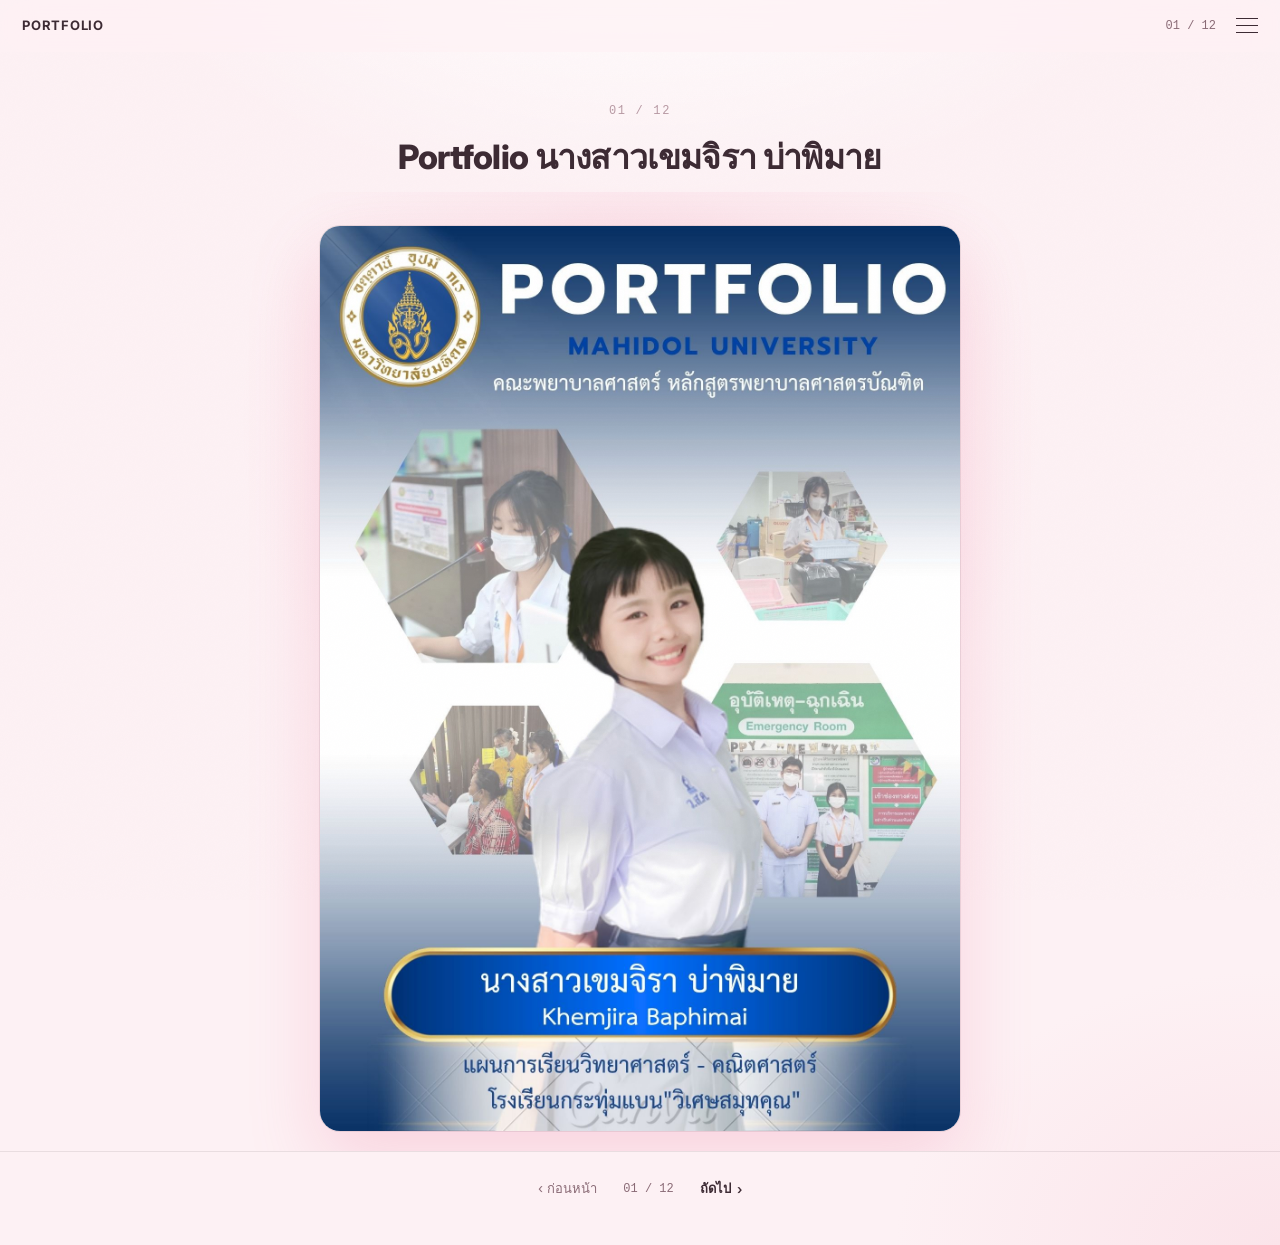
<file: index.html>
<!DOCTYPE html>
<html lang="th">
<head>
<meta charset="UTF-8">
<meta name="viewport" content="width=device-width, initial-scale=1.0">
<title>Portfolio นางสาวเขมจิรา บ่าพิมาย</title>
<link href="https://fonts.googleapis.com/css2?family=Inter:wght@400;500;600;700;800&display=swap" rel="stylesheet">
<link rel="stylesheet" href="style.css">
</head>
<body>

<div id="site-nav"></div>

<div class="page-head">
  <p class="page-eyebrow reveal">01 / 12</p>
  <h1 class="page-title reveal">Portfolio นางสาวเขมจิรา บ่าพิมาย</h1>
</div>

<section class="stage cover">
  <div class="image-frame reveal">
    <img src="images/page-01.jpg" alt="Portfolio นางสาวเขมจิรา บ่าพิมาย">
    <div class="zoom-hint">🔍 คลิกเพื่อขยาย</div>
  </div>
</section>

<div id="page-footer"></div>

<script src="app.js"></script>
</body>
</html>
</file>
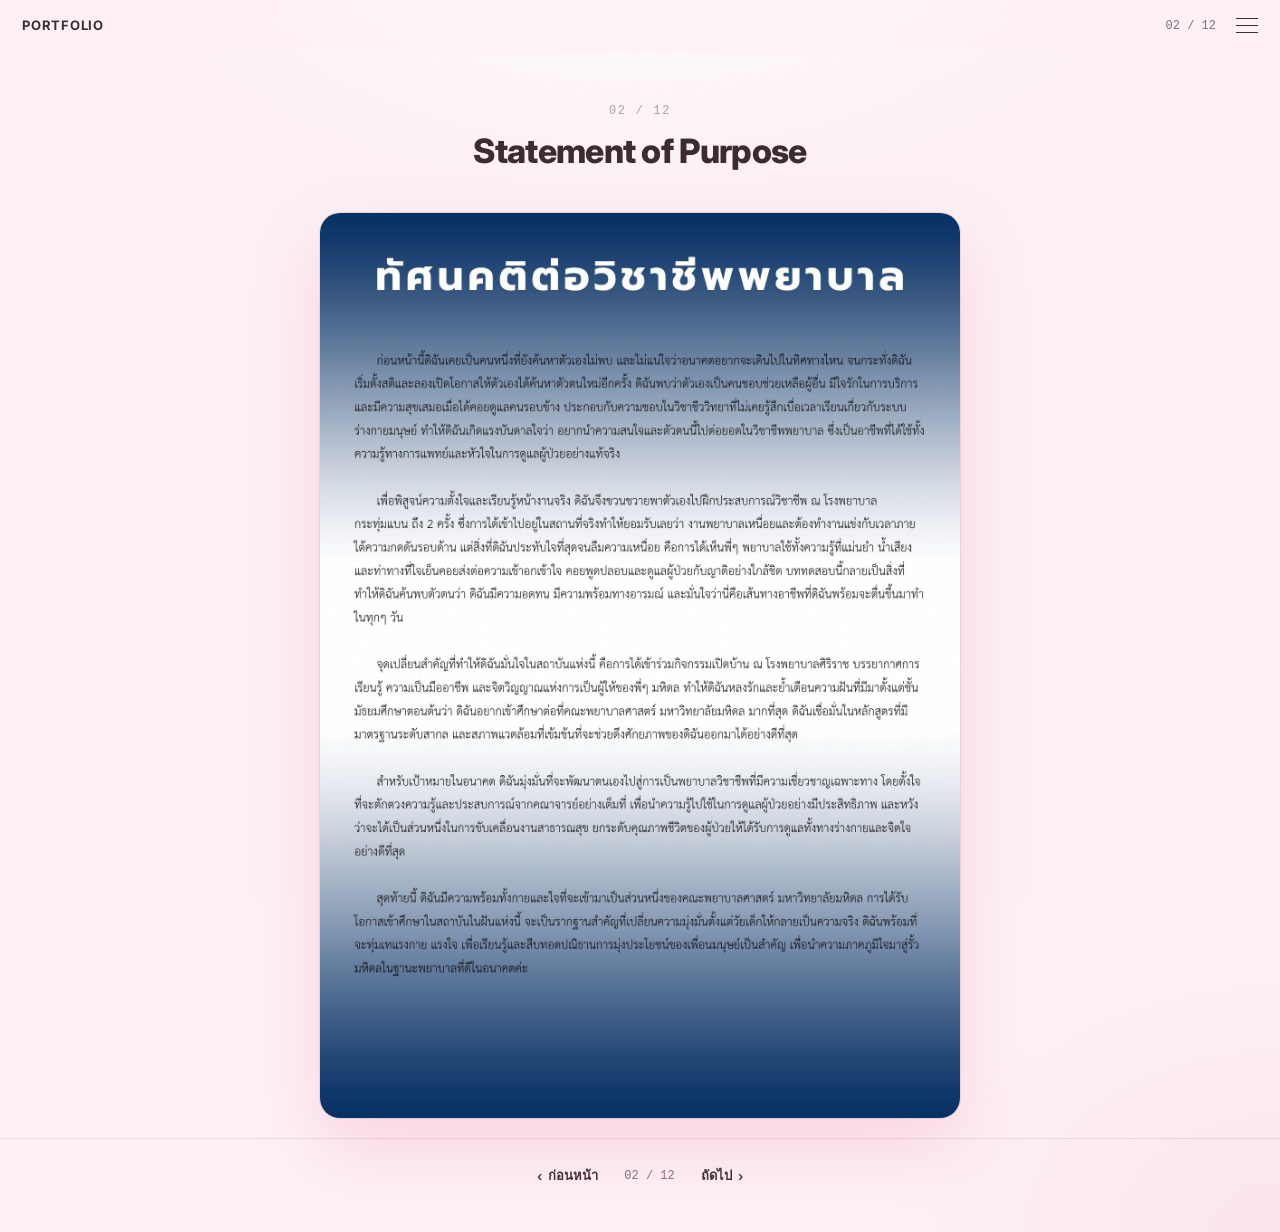
<file: page-02.html>
<!DOCTYPE html>
<html lang="th">
<head>
<meta charset="UTF-8">
<meta name="viewport" content="width=device-width, initial-scale=1.0">
<title>Statement of Purpose — Portfolio</title>
<link href="https://fonts.googleapis.com/css2?family=Inter:wght@400;500;600;700;800&display=swap" rel="stylesheet">
<link rel="stylesheet" href="style.css">
</head>
<body>

<div id="site-nav"></div>

<div class="page-head">
  <p class="page-eyebrow reveal">02 / 12</p>
  <h1 class="page-title reveal">Statement of Purpose</h1>
</div>

<section class="stage">
  <div class="image-frame reveal">
    <img src="images/page-02.jpg" alt="Statement of Purpose">
    <div class="zoom-hint">🔍 คลิกเพื่อขยาย</div>
  </div>
</section>

<div id="page-footer"></div>

<script src="app.js"></script>
</body>
</html>
</file>
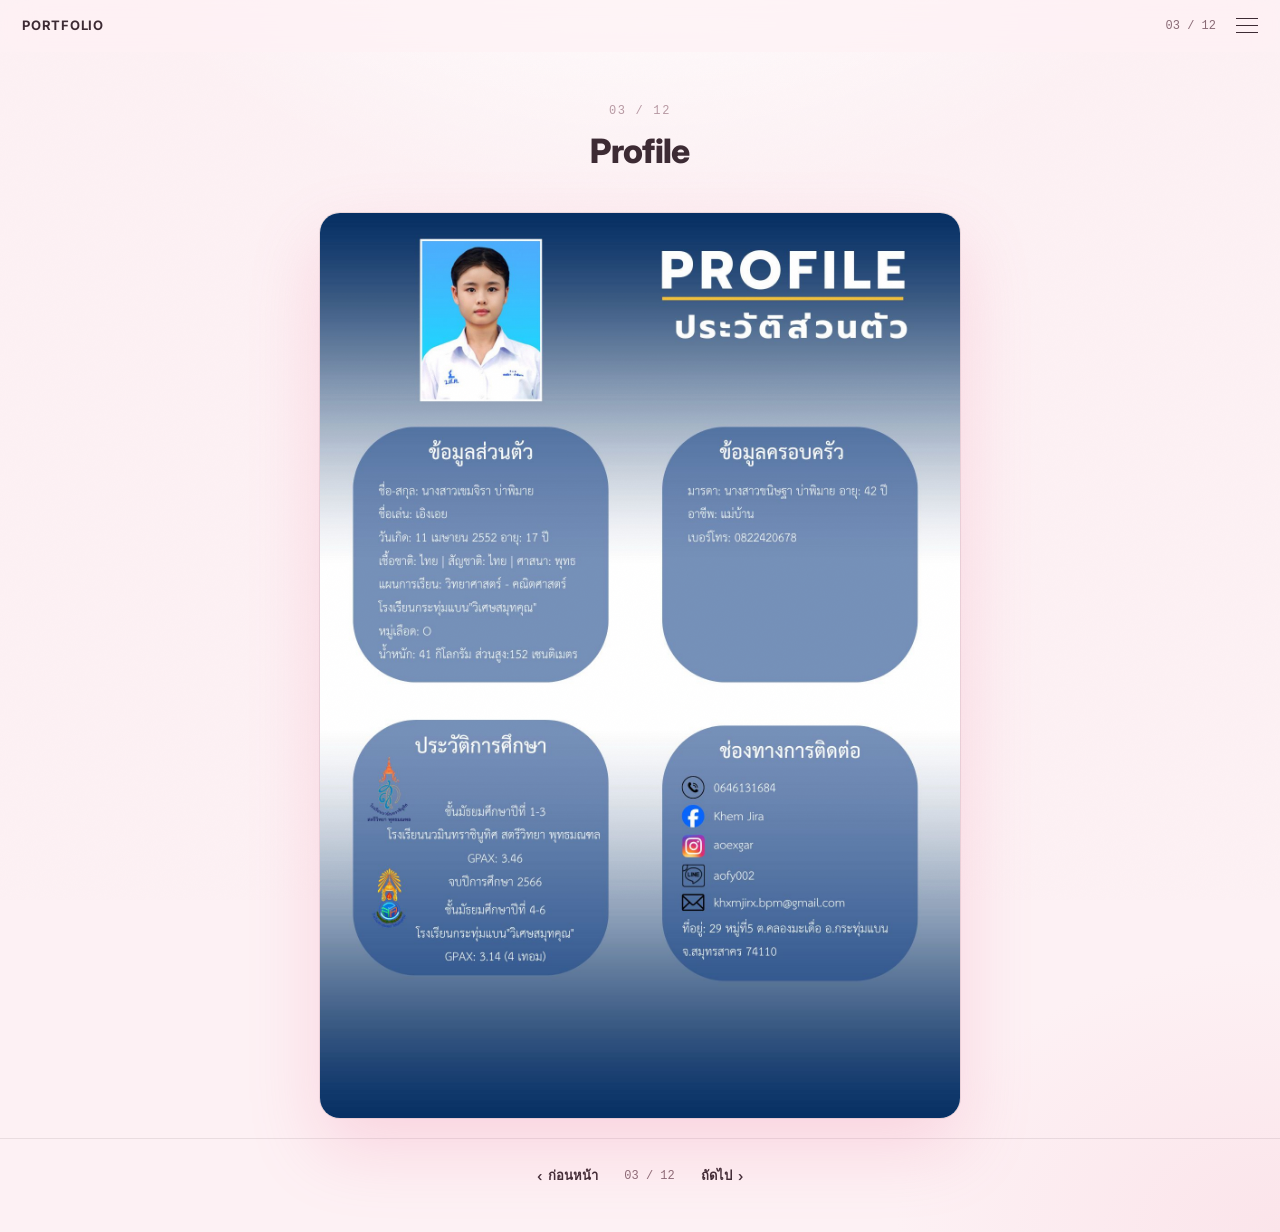
<file: page-03.html>
<!DOCTYPE html>
<html lang="th">
<head>
<meta charset="UTF-8">
<meta name="viewport" content="width=device-width, initial-scale=1.0">
<title>Profile — Portfolio</title>
<link href="https://fonts.googleapis.com/css2?family=Inter:wght@400;500;600;700;800&display=swap" rel="stylesheet">
<link rel="stylesheet" href="style.css">
</head>
<body>

<div id="site-nav"></div>

<div class="page-head">
  <p class="page-eyebrow reveal">03 / 12</p>
  <h1 class="page-title reveal">Profile</h1>
</div>

<section class="stage">
  <div class="image-frame reveal">
    <img src="images/page-03.jpg" alt="Profile">
    <div class="zoom-hint">🔍 คลิกเพื่อขยาย</div>
  </div>
</section>

<div id="page-footer"></div>

<script src="app.js"></script>
</body>
</html>
</file>
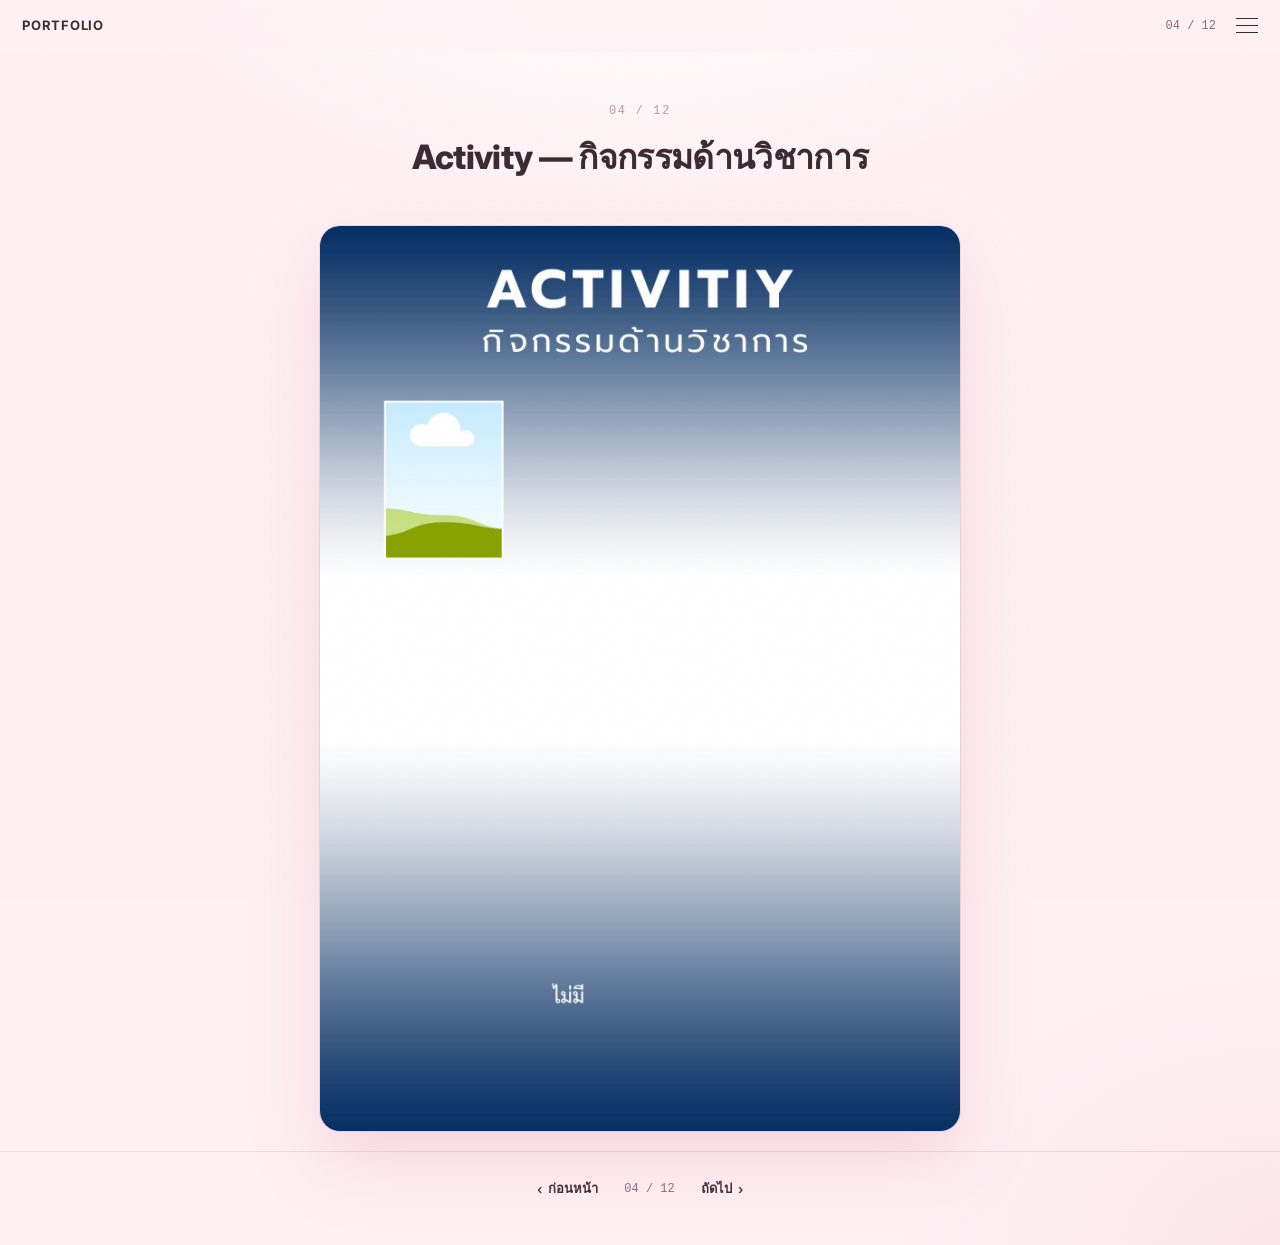
<file: page-04.html>
<!DOCTYPE html>
<html lang="th">
<head>
<meta charset="UTF-8">
<meta name="viewport" content="width=device-width, initial-scale=1.0">
<title>Activity — กิจกรรมด้านวิชาการ — Portfolio</title>
<link href="https://fonts.googleapis.com/css2?family=Inter:wght@400;500;600;700;800&display=swap" rel="stylesheet">
<link rel="stylesheet" href="style.css">
</head>
<body>

<div id="site-nav"></div>

<div class="page-head">
  <p class="page-eyebrow reveal">04 / 12</p>
  <h1 class="page-title reveal">Activity — กิจกรรมด้านวิชาการ</h1>
</div>

<section class="stage">
  <div class="image-frame reveal">
    <img src="images/page-04.jpg" alt="Activity — กิจกรรมด้านวิชาการ">
    <div class="zoom-hint">🔍 คลิกเพื่อขยาย</div>
  </div>
</section>

<div id="page-footer"></div>

<script src="app.js"></script>
</body>
</html>
</file>
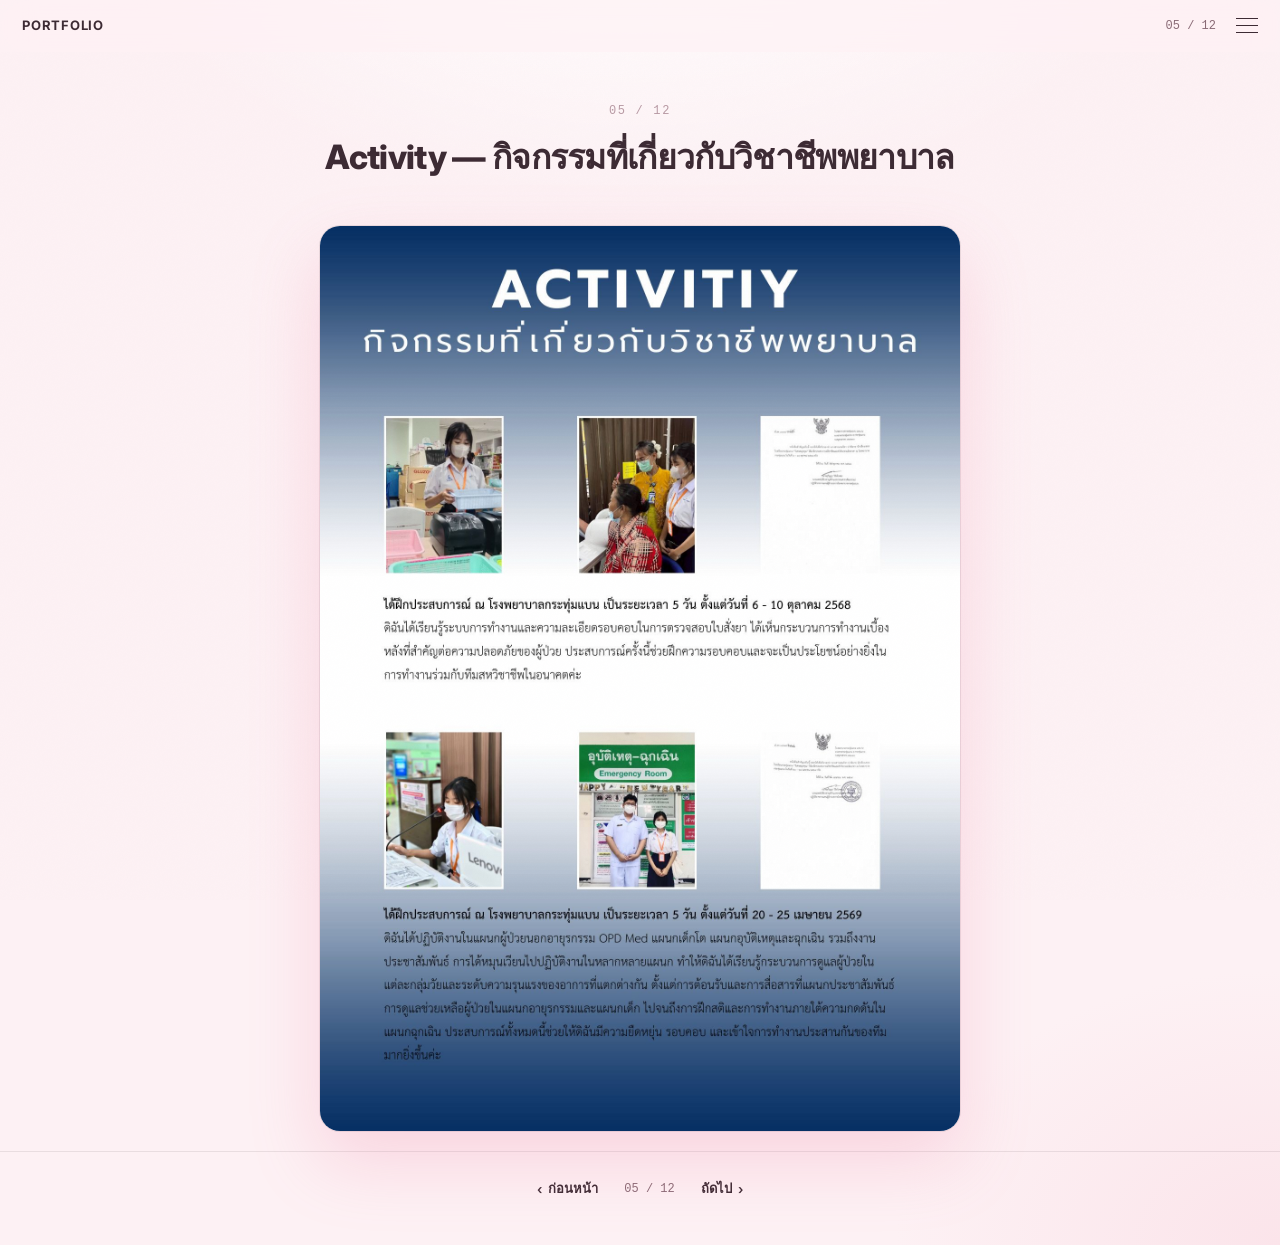
<file: page-05.html>
<!DOCTYPE html>
<html lang="th">
<head>
<meta charset="UTF-8">
<meta name="viewport" content="width=device-width, initial-scale=1.0">
<title>Activity — กิจกรรมที่เกี่ยวกับวิชาชีพพยาบาล — Portfolio</title>
<link href="https://fonts.googleapis.com/css2?family=Inter:wght@400;500;600;700;800&display=swap" rel="stylesheet">
<link rel="stylesheet" href="style.css">
</head>
<body>

<div id="site-nav"></div>

<div class="page-head">
  <p class="page-eyebrow reveal">05 / 12</p>
  <h1 class="page-title reveal">Activity — กิจกรรมที่เกี่ยวกับวิชาชีพพยาบาล</h1>
</div>

<section class="stage">
  <div class="image-frame reveal">
    <img src="images/page-05.jpg" alt="Activity — กิจกรรมที่เกี่ยวกับวิชาชีพพยาบาล">
    <div class="zoom-hint">🔍 คลิกเพื่อขยาย</div>
  </div>
</section>

<div id="page-footer"></div>

<script src="app.js"></script>
</body>
</html>
</file>
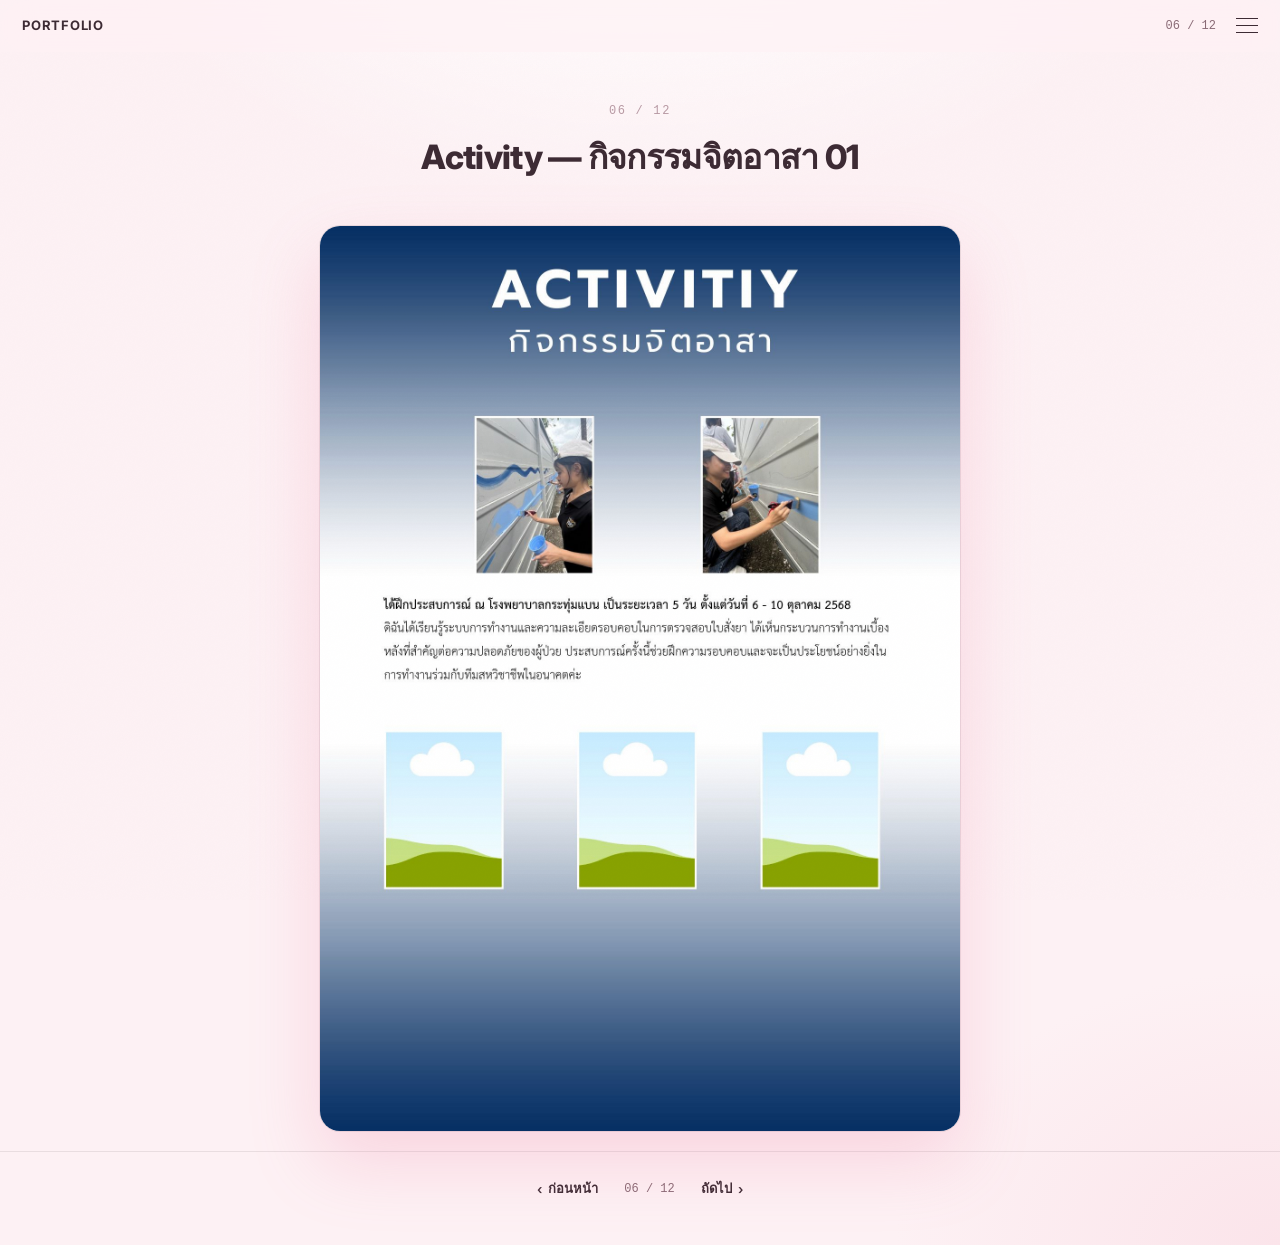
<file: page-06.html>
<!DOCTYPE html>
<html lang="th">
<head>
<meta charset="UTF-8">
<meta name="viewport" content="width=device-width, initial-scale=1.0">
<title>Activity — กิจกรรมจิตอาสา 01 — Portfolio</title>
<link href="https://fonts.googleapis.com/css2?family=Inter:wght@400;500;600;700;800&display=swap" rel="stylesheet">
<link rel="stylesheet" href="style.css">
</head>
<body>

<div id="site-nav"></div>

<div class="page-head">
  <p class="page-eyebrow reveal">06 / 12</p>
  <h1 class="page-title reveal">Activity — กิจกรรมจิตอาสา 01</h1>
</div>

<section class="stage">
  <div class="image-frame reveal">
    <img src="images/page-06.jpg" alt="Activity — กิจกรรมจิตอาสา 01">
    <div class="zoom-hint">🔍 คลิกเพื่อขยาย</div>
  </div>
</section>

<div id="page-footer"></div>

<script src="app.js"></script>
</body>
</html>
</file>
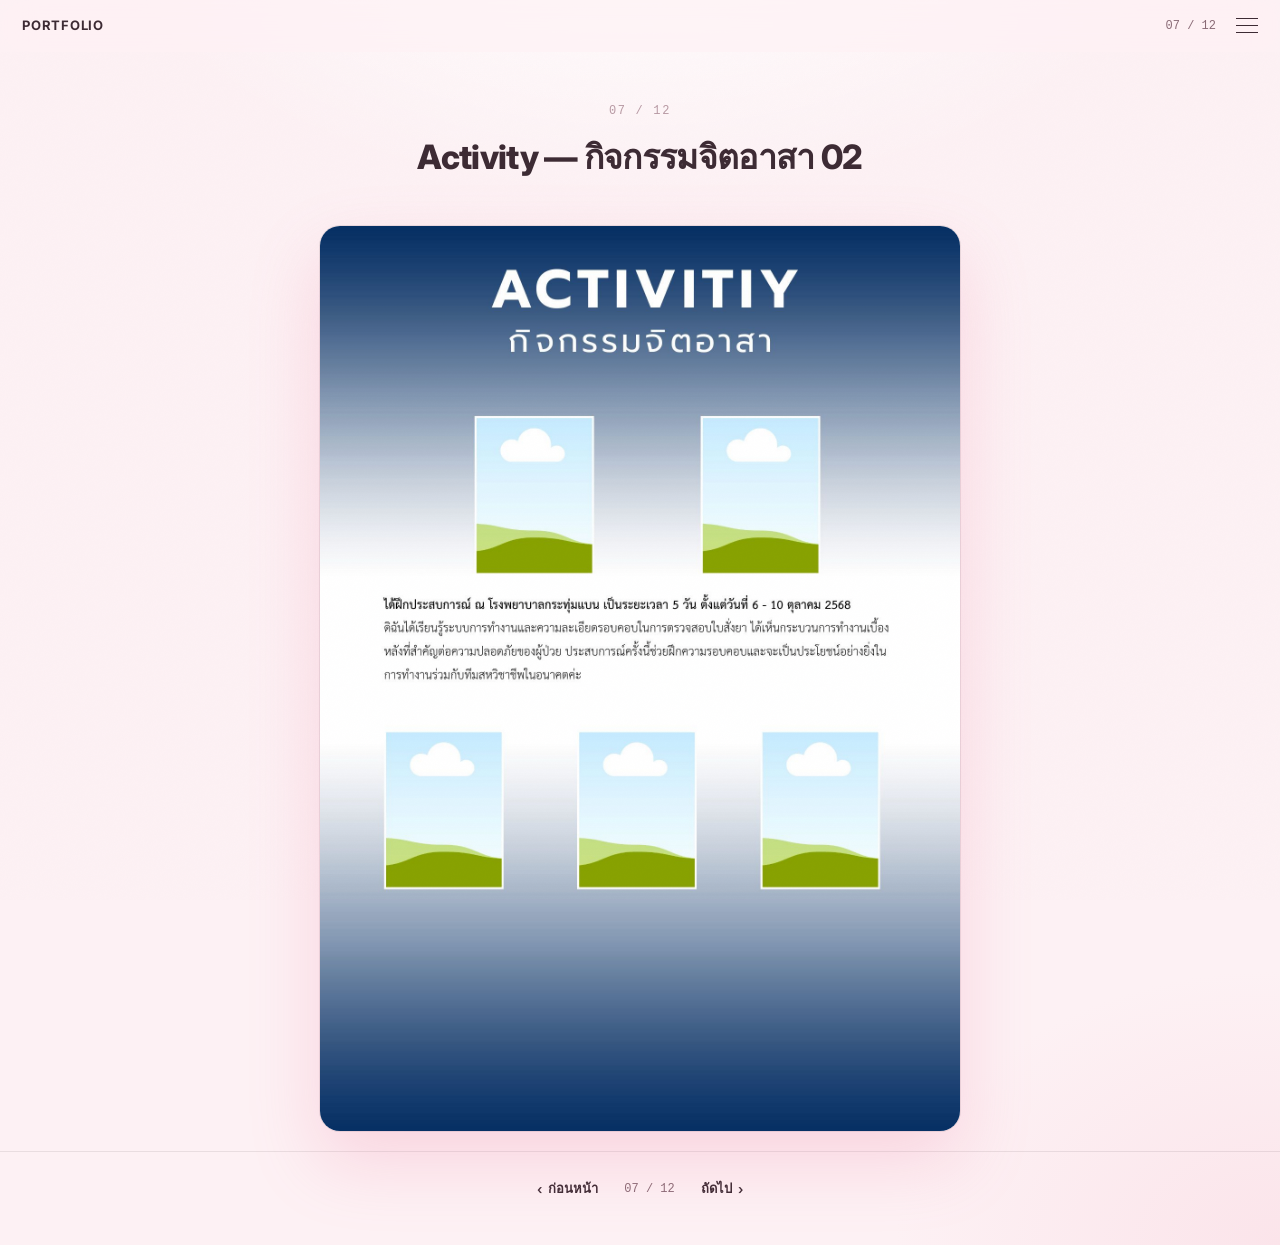
<file: page-07.html>
<!DOCTYPE html>
<html lang="th">
<head>
<meta charset="UTF-8">
<meta name="viewport" content="width=device-width, initial-scale=1.0">
<title>Activity — กิจกรรมจิตอาสา 02 — Portfolio</title>
<link href="https://fonts.googleapis.com/css2?family=Inter:wght@400;500;600;700;800&display=swap" rel="stylesheet">
<link rel="stylesheet" href="style.css">
</head>
<body>

<div id="site-nav"></div>

<div class="page-head">
  <p class="page-eyebrow reveal">07 / 12</p>
  <h1 class="page-title reveal">Activity — กิจกรรมจิตอาสา 02</h1>
</div>

<section class="stage">
  <div class="image-frame reveal">
    <img src="images/page-07.jpg" alt="Activity — กิจกรรมจิตอาสา 02">
    <div class="zoom-hint">🔍 คลิกเพื่อขยาย</div>
  </div>
</section>

<div id="page-footer"></div>

<script src="app.js"></script>
</body>
</html>
</file>
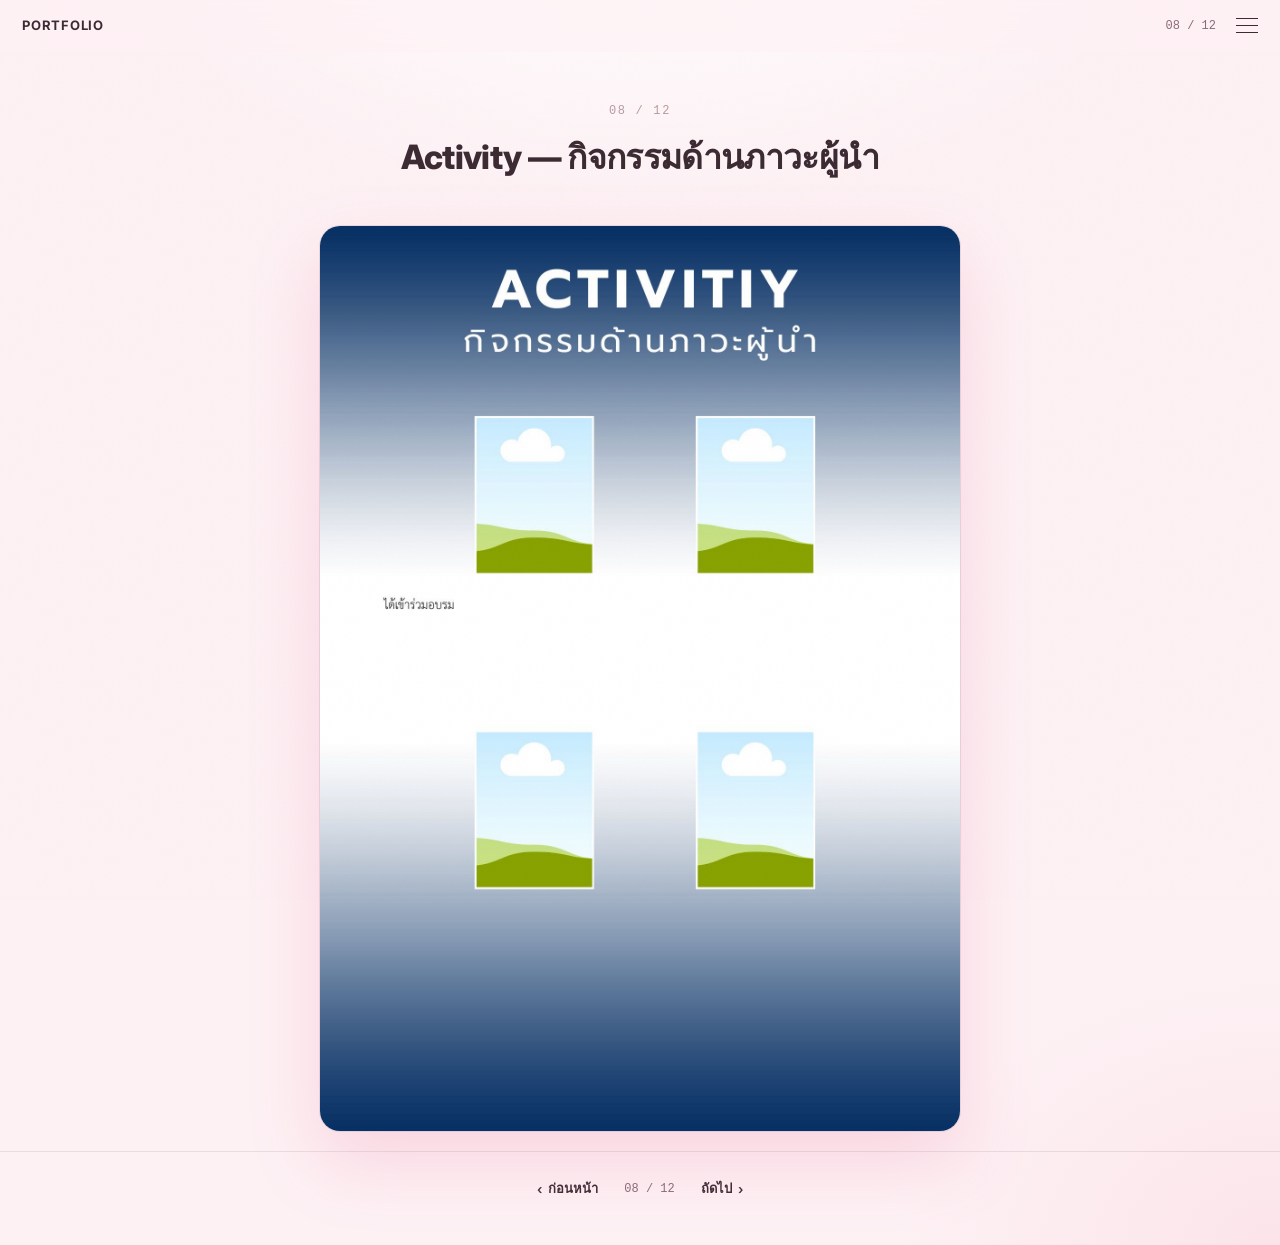
<file: page-08.html>
<!DOCTYPE html>
<html lang="th">
<head>
<meta charset="UTF-8">
<meta name="viewport" content="width=device-width, initial-scale=1.0">
<title>Activity — กิจกรรมด้านภาวะผู้นำ — Portfolio</title>
<link href="https://fonts.googleapis.com/css2?family=Inter:wght@400;500;600;700;800&display=swap" rel="stylesheet">
<link rel="stylesheet" href="style.css">
</head>
<body>

<div id="site-nav"></div>

<div class="page-head">
  <p class="page-eyebrow reveal">08 / 12</p>
  <h1 class="page-title reveal">Activity — กิจกรรมด้านภาวะผู้นำ</h1>
</div>

<section class="stage">
  <div class="image-frame reveal">
    <img src="images/page-08.jpg" alt="Activity — กิจกรรมด้านภาวะผู้นำ">
    <div class="zoom-hint">🔍 คลิกเพื่อขยาย</div>
  </div>
</section>

<div id="page-footer"></div>

<script src="app.js"></script>
</body>
</html>
</file>
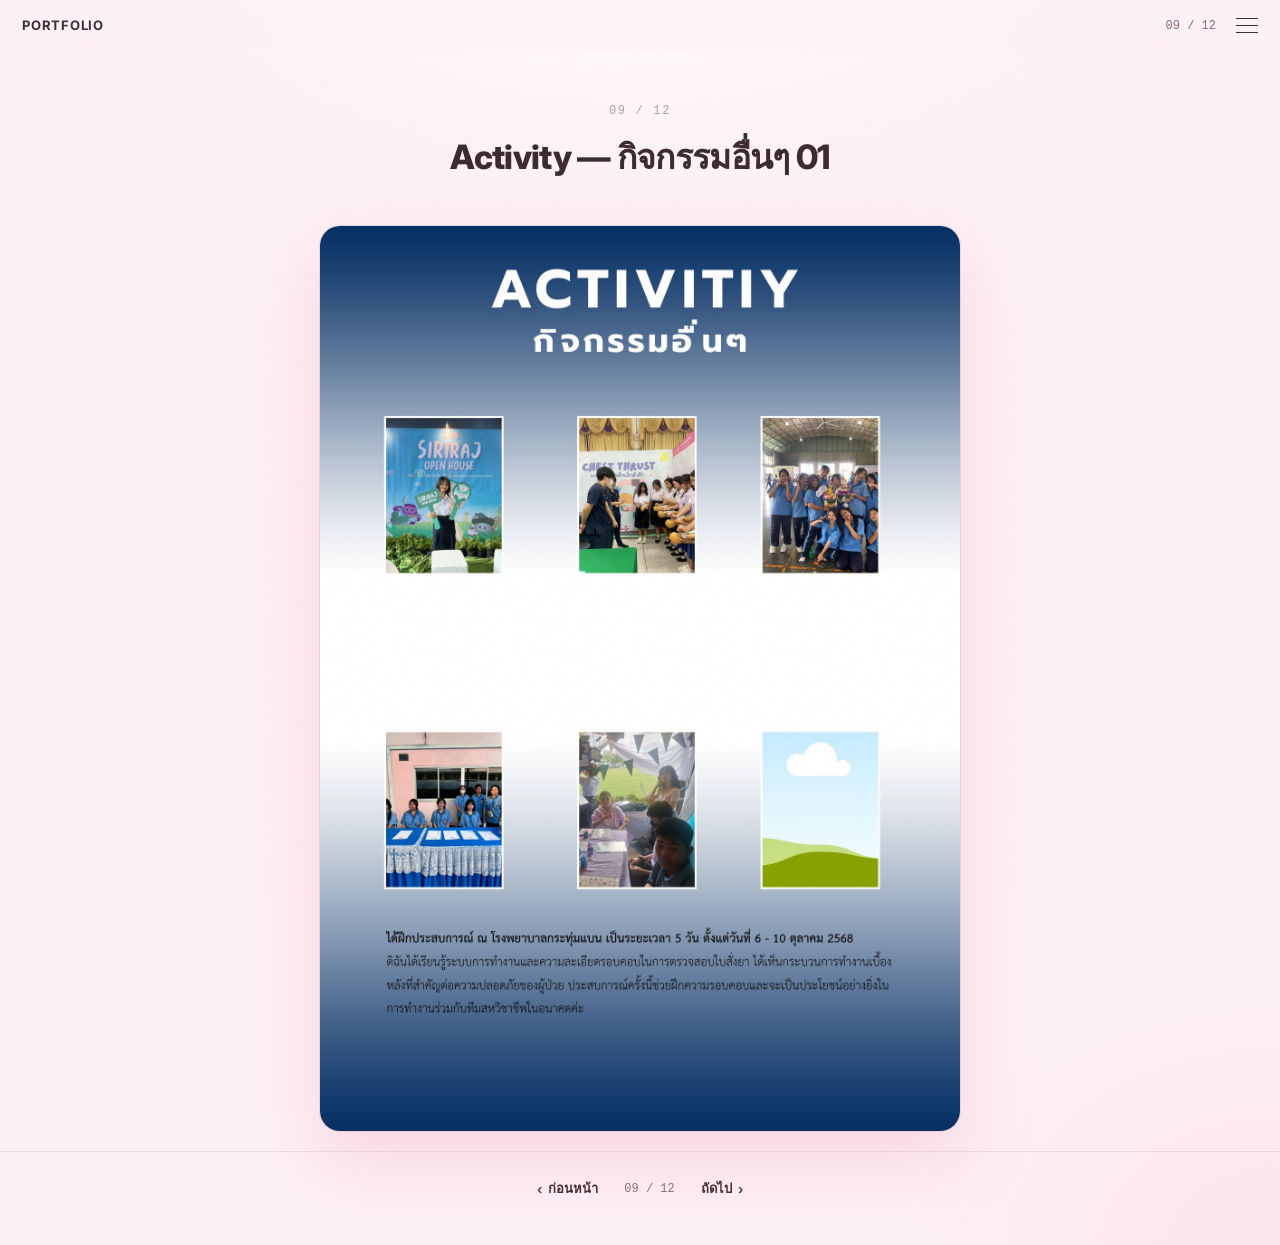
<file: page-09.html>
<!DOCTYPE html>
<html lang="th">
<head>
<meta charset="UTF-8">
<meta name="viewport" content="width=device-width, initial-scale=1.0">
<title>Activity — กิจกรรมอื่นๆ 01 — Portfolio</title>
<link href="https://fonts.googleapis.com/css2?family=Inter:wght@400;500;600;700;800&display=swap" rel="stylesheet">
<link rel="stylesheet" href="style.css">
</head>
<body>

<div id="site-nav"></div>

<div class="page-head">
  <p class="page-eyebrow reveal">09 / 12</p>
  <h1 class="page-title reveal">Activity — กิจกรรมอื่นๆ 01</h1>
</div>

<section class="stage">
  <div class="image-frame reveal">
    <img src="images/page-09.jpg" alt="Activity — กิจกรรมอื่นๆ 01">
    <div class="zoom-hint">🔍 คลิกเพื่อขยาย</div>
  </div>
</section>

<div id="page-footer"></div>

<script src="app.js"></script>
</body>
</html>
</file>
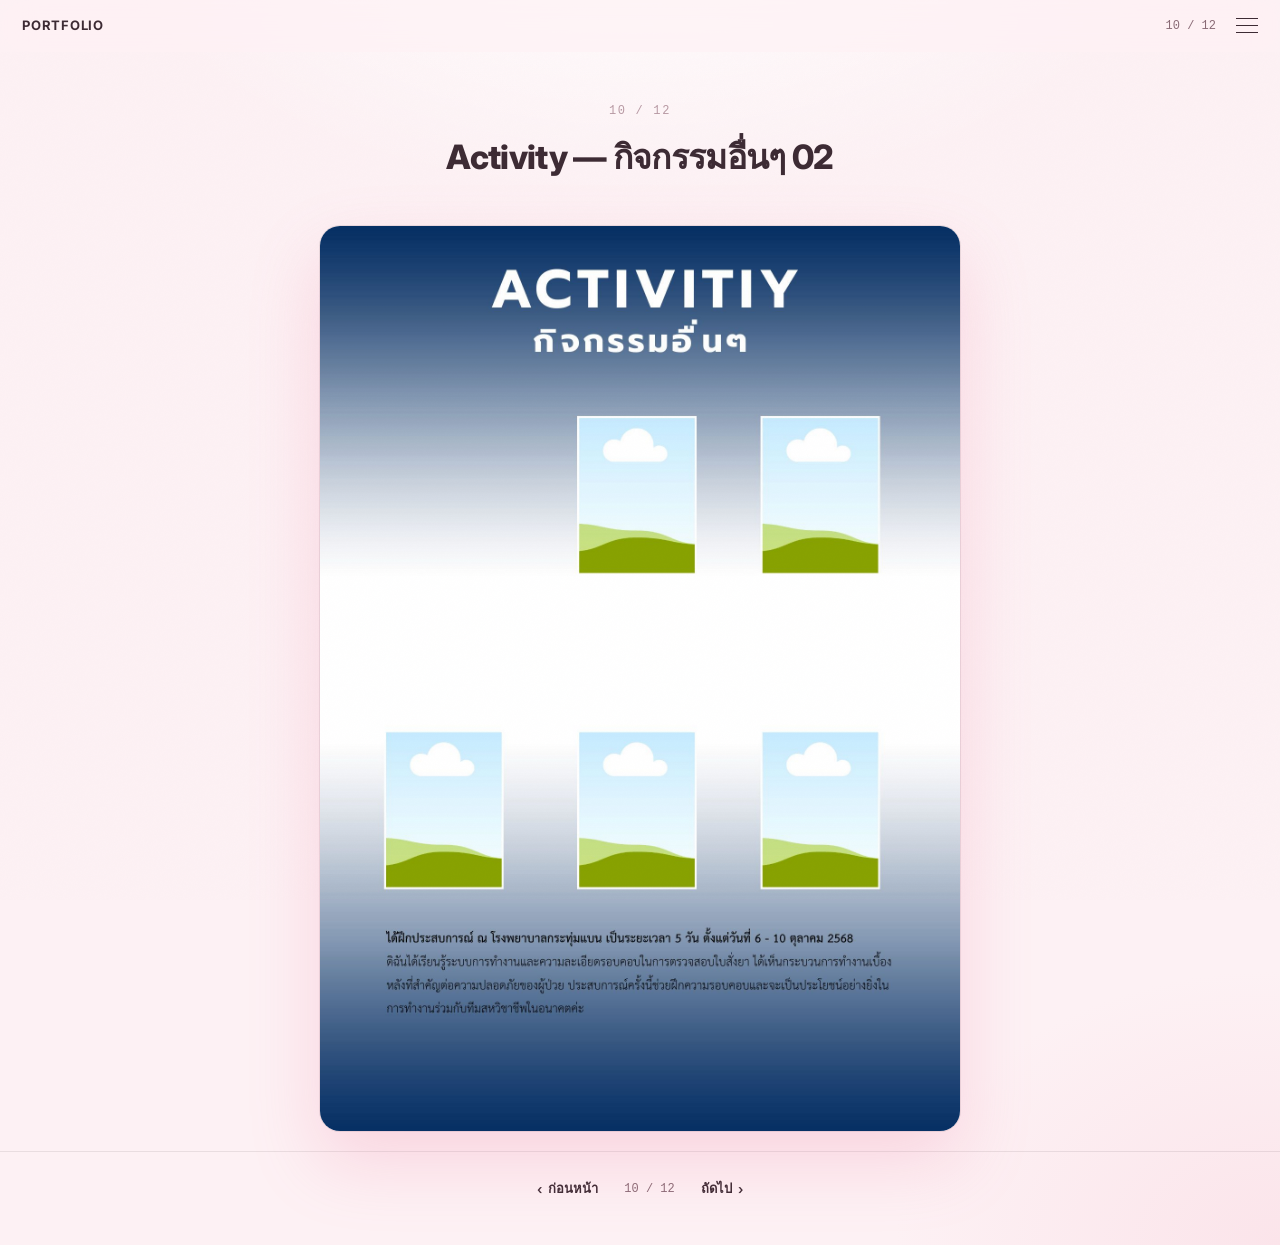
<file: page-10.html>
<!DOCTYPE html>
<html lang="th">
<head>
<meta charset="UTF-8">
<meta name="viewport" content="width=device-width, initial-scale=1.0">
<title>Activity — กิจกรรมอื่นๆ 02 — Portfolio</title>
<link href="https://fonts.googleapis.com/css2?family=Inter:wght@400;500;600;700;800&display=swap" rel="stylesheet">
<link rel="stylesheet" href="style.css">
</head>
<body>

<div id="site-nav"></div>

<div class="page-head">
  <p class="page-eyebrow reveal">10 / 12</p>
  <h1 class="page-title reveal">Activity — กิจกรรมอื่นๆ 02</h1>
</div>

<section class="stage">
  <div class="image-frame reveal">
    <img src="images/page-10.jpg" alt="Activity — กิจกรรมอื่นๆ 02">
    <div class="zoom-hint">🔍 คลิกเพื่อขยาย</div>
  </div>
</section>

<div id="page-footer"></div>

<script src="app.js"></script>
</body>
</html>
</file>
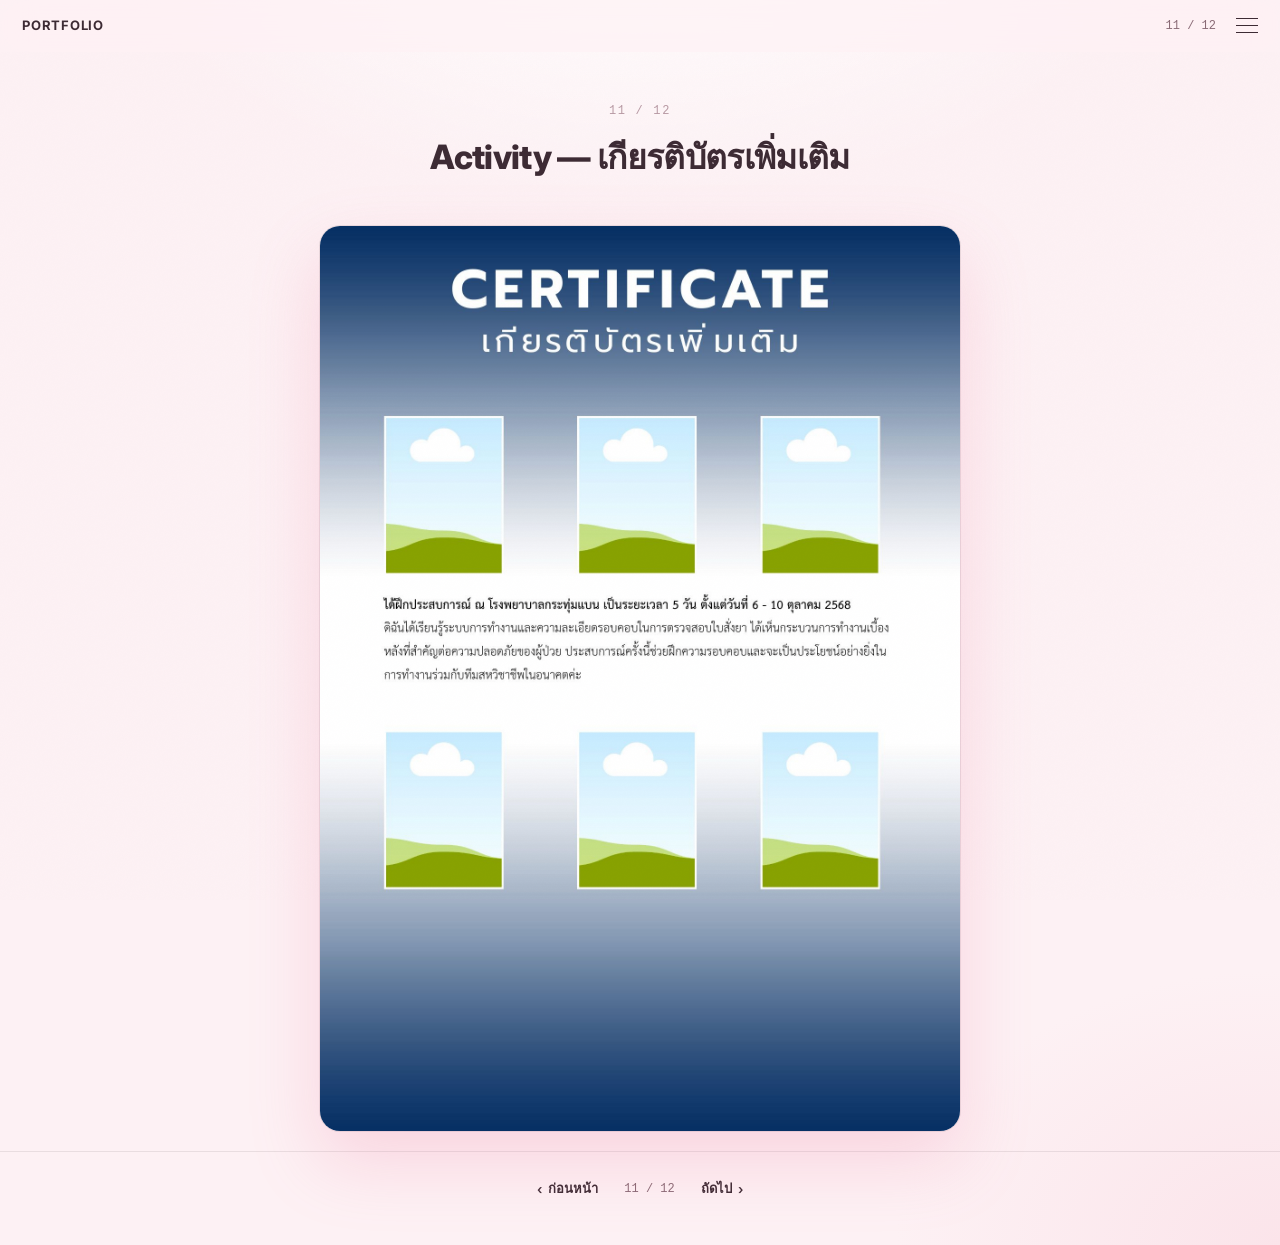
<file: page-11.html>
<!DOCTYPE html>
<html lang="th">
<head>
<meta charset="UTF-8">
<meta name="viewport" content="width=device-width, initial-scale=1.0">
<title>Activity — เกียรติบัตรเพิ่มเติม — Portfolio</title>
<link href="https://fonts.googleapis.com/css2?family=Inter:wght@400;500;600;700;800&display=swap" rel="stylesheet">
<link rel="stylesheet" href="style.css">
</head>
<body>

<div id="site-nav"></div>

<div class="page-head">
  <p class="page-eyebrow reveal">11 / 12</p>
  <h1 class="page-title reveal">Activity — เกียรติบัตรเพิ่มเติม</h1>
</div>

<section class="stage">
  <div class="image-frame reveal">
    <img src="images/page-11.jpg" alt="Activity — เกียรติบัตรเพิ่มเติม">
    <div class="zoom-hint">🔍 คลิกเพื่อขยาย</div>
  </div>
</section>

<div id="page-footer"></div>

<script src="app.js"></script>
</body>
</html>
</file>
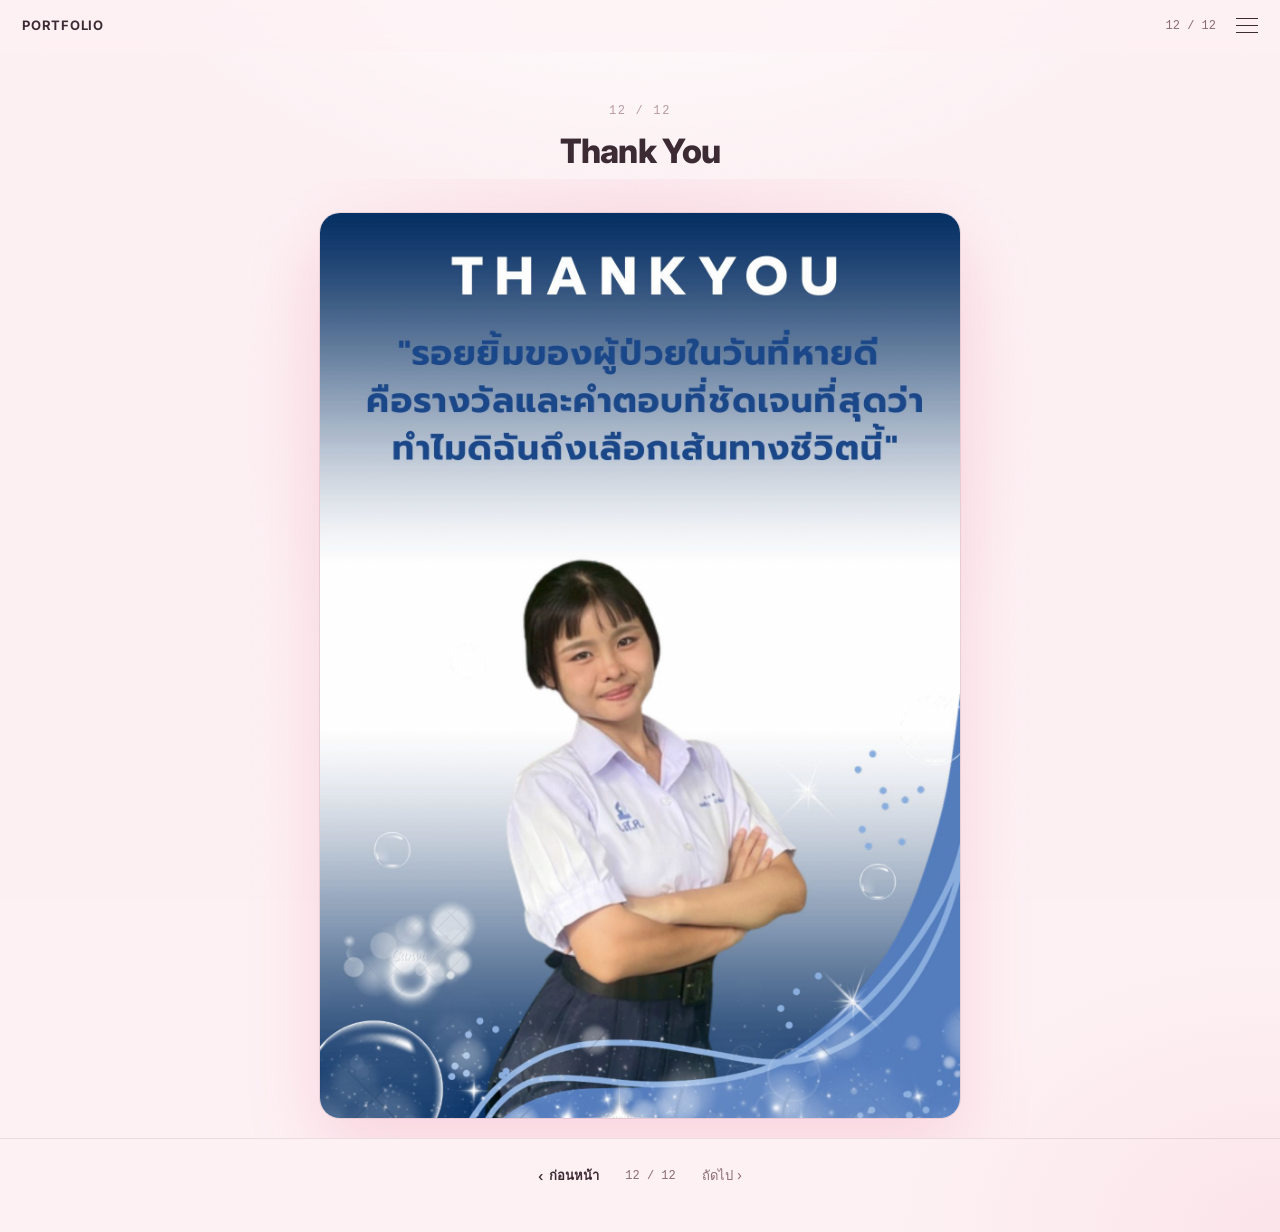
<file: page-12.html>
<!DOCTYPE html>
<html lang="th">
<head>
<meta charset="UTF-8">
<meta name="viewport" content="width=device-width, initial-scale=1.0">
<title>Thank You — Portfolio</title>
<link href="https://fonts.googleapis.com/css2?family=Inter:wght@400;500;600;700;800&display=swap" rel="stylesheet">
<link rel="stylesheet" href="style.css">
</head>
<body>

<div id="site-nav"></div>

<div class="page-head">
  <p class="page-eyebrow reveal">12 / 12</p>
  <h1 class="page-title reveal">Thank You</h1>
</div>

<section class="stage cover">
  <div class="image-frame reveal">
    <img src="images/page-12.jpg" alt="Thank You">
    <div class="zoom-hint">🔍 คลิกเพื่อขยาย</div>
  </div>
</section>

<div id="page-footer"></div>

<script src="app.js"></script>
</body>
</html>
</file>
<file: style.css>
/* ===================== TOKENS — pastel pink theme ===================== */
:root{
  --bg:#fdf1f4;
  --bg-deep:#fbe4ea;
  --card:#ffffff;
  --ink:#3d2b34;
  --ink-soft:#8a6b76;
  --ink-dim:#b89aa4;
  --line:rgba(61,43,52,.1);
  --accent:#ec6f95;
  --accent-soft:#f9c8d6;
  --gold:#e0a94f;
  --ease: cubic-bezier(.16,1,.3,1);
  --font: -apple-system, BlinkMacSystemFont, 'Inter', 'Segoe UI', Roboto, sans-serif;
  --font-mono: 'SF Mono', 'JetBrains Mono', ui-monospace, monospace;
}

@view-transition{ navigation:auto; }
::view-transition-old(root){ animation-duration:.5s; animation-timing-function:var(--ease); }
::view-transition-new(root){ animation-duration:.5s; animation-timing-function:var(--ease); }

*{margin:0;padding:0;box-sizing:border-box;}
html{scroll-behavior:smooth; overflow-x:clip; color-scheme:light;}
html{ scrollbar-width:thin; scrollbar-color:var(--accent-soft) transparent; }
::-webkit-scrollbar{ width:10px; height:10px; }
::-webkit-scrollbar-track{ background:var(--bg); }
::-webkit-scrollbar-thumb{ background:var(--accent-soft); border-radius:6px; border:2px solid var(--bg); }
::-webkit-scrollbar-thumb:hover{ background:var(--accent); }

body{
  font-family:var(--font);
  color:var(--ink);
  background:
    radial-gradient(ellipse 900px 500px at 50% -8%, #fff 0%, transparent 60%),
    radial-gradient(ellipse 700px 500px at 100% 100%, var(--bg-deep) 0%, transparent 55%),
    var(--bg);
  -webkit-font-smoothing:antialiased;
  position:relative;
}
body::after{
  content:''; position:fixed; inset:0; pointer-events:none; z-index:2; opacity:.02; mix-blend-mode:multiply;
  background-image:url("data:image/svg+xml,%3Csvg xmlns='http://www.w3.org/2000/svg' width='120' height='120'%3E%3Cfilter id='n'%3E%3CfeTurbulence type='fractalNoise' baseFrequency='0.9' numOctaves='2' stitchTiles='stitch'/%3E%3C/filter%3E%3Crect width='100%25' height='100%25' filter='url(%23n)'/%3E%3C/svg%3E");
}
a{color:inherit; text-decoration:none;}
button{font-family:inherit;}
@media (prefers-reduced-motion: reduce){
  *{animation-duration:.001ms !important; transition-duration:.001ms !important;}
  html{scroll-behavior:auto;}
}

/* ===================== TOP NAV ===================== */
#site-nav{ display:contents; }
.site-nav{
  position:sticky; top:0; left:0; width:100%; z-index:500;
  height:52px; display:flex; align-items:center; justify-content:space-between;
  padding:0 22px; background:rgba(253,241,244,.65); backdrop-filter:saturate(180%) blur(16px);
  border-bottom:1px solid transparent;
  transition:background .4s var(--ease), border-color .4s var(--ease), box-shadow .4s var(--ease);
}
.site-nav:hover{
  background:rgba(253,241,244,.9);
  border-bottom-color:var(--line);
  box-shadow:0 12px 40px rgba(236,111,149,.12);
}
.nav-logo{
  font-size:13px; font-weight:700; letter-spacing:.06em; color:var(--ink); position:relative; padding-bottom:2px;
}
.nav-logo::after{
  content:''; position:absolute; left:0; bottom:0; width:0; height:1px; background:var(--accent);
  transition:width .4s var(--ease);
}
.nav-logo:hover::after{ width:100%; }
.nav-right{ display:flex; align-items:center; gap:20px; }
.nav-page-count{ font-size:12px; color:var(--ink-soft); font-family:var(--font-mono); transition:color .3s ease; }
.site-nav:hover .nav-page-count{ color:var(--ink); }
.menu-btn{
  width:22px; height:16px; position:relative; background:none; border:none; cursor:pointer; color:var(--ink);
  transition:transform .35s var(--ease);
}
.menu-btn::before{
  content:''; position:absolute; inset:-12px; border-radius:50%; background:rgba(236,111,149,.12);
  transform:scale(0); transition:transform .35s var(--ease); z-index:-1;
}
.menu-btn:hover::before{ transform:scale(1); }
.menu-btn:hover{ transform:scale(1.08); }
.menu-btn span{ position:absolute; left:0; width:100%; height:1.5px; background:currentColor; transition:transform .35s var(--ease), opacity .35s var(--ease); }
.menu-btn span:nth-child(1){ top:0; }
.menu-btn span:nth-child(2){ top:7px; }
.menu-btn span:nth-child(3){ top:14px; }
.menu-btn.open span:nth-child(1){ transform:translateY(7px) rotate(45deg); }
.menu-btn.open span:nth-child(2){ opacity:0; }
.menu-btn.open span:nth-child(3){ transform:translateY(-7px) rotate(-45deg); }

/* ===================== FULLSCREEN MENU ===================== */
.menu-overlay{
  position:fixed; inset:0; background:rgba(253,244,247,.97); backdrop-filter:blur(24px);
  z-index:600; display:flex; align-items:center; justify-content:center; padding:40px 20px;
  opacity:0; pointer-events:none; transition:opacity .4s var(--ease); overflow-y:auto;
}
.menu-overlay.open{ opacity:1; pointer-events:auto; }
.menu-list{ list-style:none; text-align:center; }
.menu-list li{
  margin:8px 0; opacity:0; transform:translateY(16px);
  transition:opacity .5s var(--ease), transform .5s var(--ease);
}
.menu-overlay.open .menu-list li{ opacity:1; transform:translateY(0); }
.menu-overlay.open .menu-list li:nth-child(1){ transition-delay:.03s; }
.menu-overlay.open .menu-list li:nth-child(2){ transition-delay:.06s; }
.menu-overlay.open .menu-list li:nth-child(3){ transition-delay:.09s; }
.menu-overlay.open .menu-list li:nth-child(4){ transition-delay:.12s; }
.menu-overlay.open .menu-list li:nth-child(5){ transition-delay:.15s; }
.menu-overlay.open .menu-list li:nth-child(6){ transition-delay:.18s; }
.menu-overlay.open .menu-list li:nth-child(7){ transition-delay:.21s; }
.menu-overlay.open .menu-list li:nth-child(8){ transition-delay:.24s; }
.menu-overlay.open .menu-list li:nth-child(9){ transition-delay:.27s; }
.menu-overlay.open .menu-list li:nth-child(10){ transition-delay:.3s; }
.menu-overlay.open .menu-list li:nth-child(11){ transition-delay:.33s; }
.menu-overlay.open .menu-list li:nth-child(12){ transition-delay:.36s; }
.menu-list a{
  font-size:clamp(1.05rem, 2.6vw, 1.6rem); font-weight:700; color:var(--ink);
  display:inline-flex; align-items:baseline; gap:14px; padding:6px 10px; transition:opacity .25s ease, color .25s ease;
}
.menu-list a .idx{ font-size:.55em; font-weight:400; color:var(--ink-dim); font-family:var(--font-mono); }
.menu-list a:hover{ opacity:.6; color:var(--accent); }
.menu-list li.current a{ color:var(--accent); text-decoration:underline; text-underline-offset:8px; }

/* ===================== FOOTER PAGINATION ===================== */
.page-footer{
  display:flex; align-items:center; justify-content:center; gap:26px;
  padding:26px 20px 46px; border-top:1px solid var(--line); font-size:13px; color:var(--ink-soft);
}
.page-footer a{
  color:var(--ink); font-weight:600; transition:color .3s ease; display:inline-flex; align-items:center; gap:6px;
}
.page-footer a .arrow{ display:inline-block; transition:transform .35s var(--ease); }
.page-footer a:hover{ color:var(--accent); }
.page-footer a.prev:hover .arrow{ transform:translateX(-4px); }
.page-footer a.next:hover .arrow{ transform:translateX(4px); }
.page-footer a.disabled{ color:var(--ink-dim); pointer-events:none; }
.page-footer .pf-count{ font-family:var(--font-mono); font-size:12px; }

/* ===================== PAGE HEADER LABEL ===================== */
.page-head{ text-align:center; padding:52px 20px 8px; }
.page-eyebrow{ font-family:var(--font-mono); font-size:12px; color:var(--ink-dim); letter-spacing:.14em; margin-bottom:12px; }
.page-title{ font-size:clamp(1.3rem, 3vw, 2.1rem); font-weight:800; letter-spacing:-.02em; color:var(--ink); }

/* ===================== IMAGE STAGE ===================== */
.stage{
  display:flex; align-items:center; justify-content:center; padding:34px 5vw 20px;
  min-height:60vh;
}
.image-frame{
  position:relative; max-width:640px; width:100%; cursor:zoom-in;
  border-radius:20px; overflow:hidden; box-shadow:0 30px 70px rgba(236,111,149,.22), 0 0 0 1px var(--line);
  background:var(--card);
  transition:transform .6s var(--ease), box-shadow .6s var(--ease);
}
.image-frame:hover{
  transform:translateY(-8px);
  box-shadow:0 44px 100px rgba(236,111,149,.32), 0 0 0 1px rgba(236,111,149,.25);
}
.image-frame img{ width:100%; height:auto; display:block; }
.image-frame .zoom-hint{
  position:absolute; bottom:14px; right:14px; background:rgba(61,43,52,.7); backdrop-filter:blur(8px);
  color:#fff; font-size:11px; padding:7px 14px; border-radius:999px; display:flex; align-items:center; gap:6px;
  opacity:0; transform:translateY(6px); transition:opacity .35s var(--ease), transform .35s var(--ease);
  border:1px solid rgba(255,255,255,.15);
}
.image-frame:hover .zoom-hint{ opacity:1; transform:translateY(0); }

/* ===================== REVEAL ===================== */
.reveal{
  opacity:0; transform:translateY(26px) scale(.98); filter:blur(8px);
  transition:opacity .9s var(--ease), transform .9s var(--ease), filter .9s var(--ease);
}
.reveal.in-view{ opacity:1; transform:translateY(0) scale(1); filter:blur(0); }

/* ===================== LIGHTBOX ===================== */
.lightbox{
  position:fixed; inset:0; background:rgba(35,20,26,.85); z-index:800;
  display:flex; align-items:center; justify-content:center;
  opacity:0; pointer-events:none; transition:opacity .3s ease;
  touch-action:none; overflow:hidden;
}
.lightbox.open{ opacity:1; pointer-events:auto; }
.lightbox-img-wrap{ width:100%; height:100%; display:flex; align-items:center; justify-content:center; overflow:hidden; }
.lightbox img{
  max-width:92vw; max-height:88vh; user-select:none; -webkit-user-drag:none;
  transform-origin:center center; will-change:transform;
  box-shadow:0 20px 60px rgba(0,0,0,.4); border-radius:10px;
}
.lightbox-toolbar{
  position:fixed; bottom:24px; left:50%; transform:translateX(-50%);
  display:flex; align-items:center; gap:6px; background:rgba(255,255,255,.14);
  backdrop-filter:blur(14px); border:1px solid rgba(255,255,255,.2); border-radius:999px; padding:8px; z-index:810;
}
.lightbox-toolbar button{
  width:38px; height:38px; border-radius:50%; border:none; background:transparent; color:#fff;
  font-size:18px; cursor:pointer; display:flex; align-items:center; justify-content:center; transition:background .2s ease;
}
.lightbox-toolbar button:hover{ background:rgba(255,255,255,.2); }
.lightbox-close{
  position:fixed; top:18px; right:22px; width:40px; height:40px; border-radius:50%;
  background:rgba(255,255,255,.14); border:1px solid rgba(255,255,255,.2); color:#fff; font-size:18px;
  cursor:pointer; z-index:810; display:flex; align-items:center; justify-content:center;
}
.lightbox-close:hover{ background:rgba(255,255,255,.22); }
.lightbox-count{
  position:fixed; top:24px; left:50%; transform:translateX(-50%); z-index:810;
  font-family:var(--font-mono); font-size:12px; color:#f2d9e0;
}

/* ===================== COVER / THANK YOU EMPHASIS ===================== */
.stage.cover{ min-height:calc(100vh - 52px); position:relative; overflow:hidden; }
.stage.cover::before{
  content:''; position:absolute; inset:-15%; pointer-events:none; z-index:0;
  background:radial-gradient(620px circle at var(--mx,50%) var(--my,30%), rgba(236,111,149,.28), rgba(236,111,149,.06) 38%, transparent 65%);
}
.stage.cover .image-frame{ position:relative; z-index:1; }
</file>
